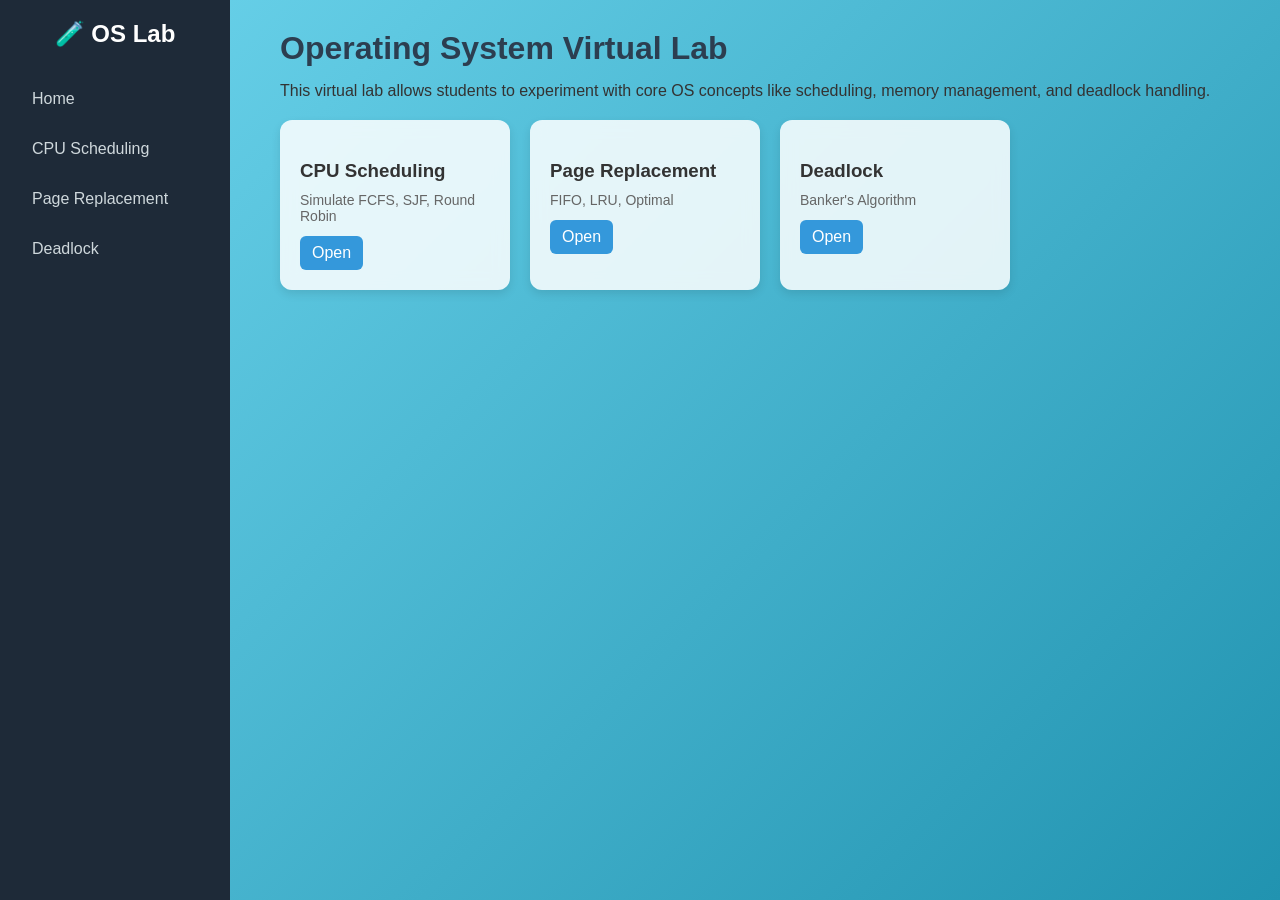
<file: index.html>
<!DOCTYPE html>
<html>
<head>
    <title>Operating System Virtual Lab</title>
    <link rel="stylesheet" href="style.css">
</head>
<body>

<div class="sidebar">
    <h2>🧪 OS Lab</h2>
    <a href="index.html">Home</a>
    <a href="scheduling.html">CPU Scheduling</a>
    <a href="paging.html">Page Replacement</a>
    <a href="deadlock.html">Deadlock</a>
</div>

<div class="content">
    <h1>Operating System Virtual Lab</h1>

    <p>
        This virtual lab allows students to experiment with core OS concepts like scheduling,
        memory management, and deadlock handling.
    </p>

    <div class="cards">
        <div class="card">
            <h3>CPU Scheduling</h3>
            <p>Simulate FCFS, SJF, Round Robin</p>
            <a href="scheduling.html">Open</a>
        </div>

        <div class="card">
            <h3>Page Replacement</h3>
            <p>FIFO, LRU, Optimal</p>
            <a href="paging.html">Open</a>
        </div>

        <div class="card">
            <h3>Deadlock</h3>
            <p>Banker's Algorithm</p>
            <a href="deadlock.html">Open</a>
        </div>
    </div>
</div>

</body>
</html>
</file>
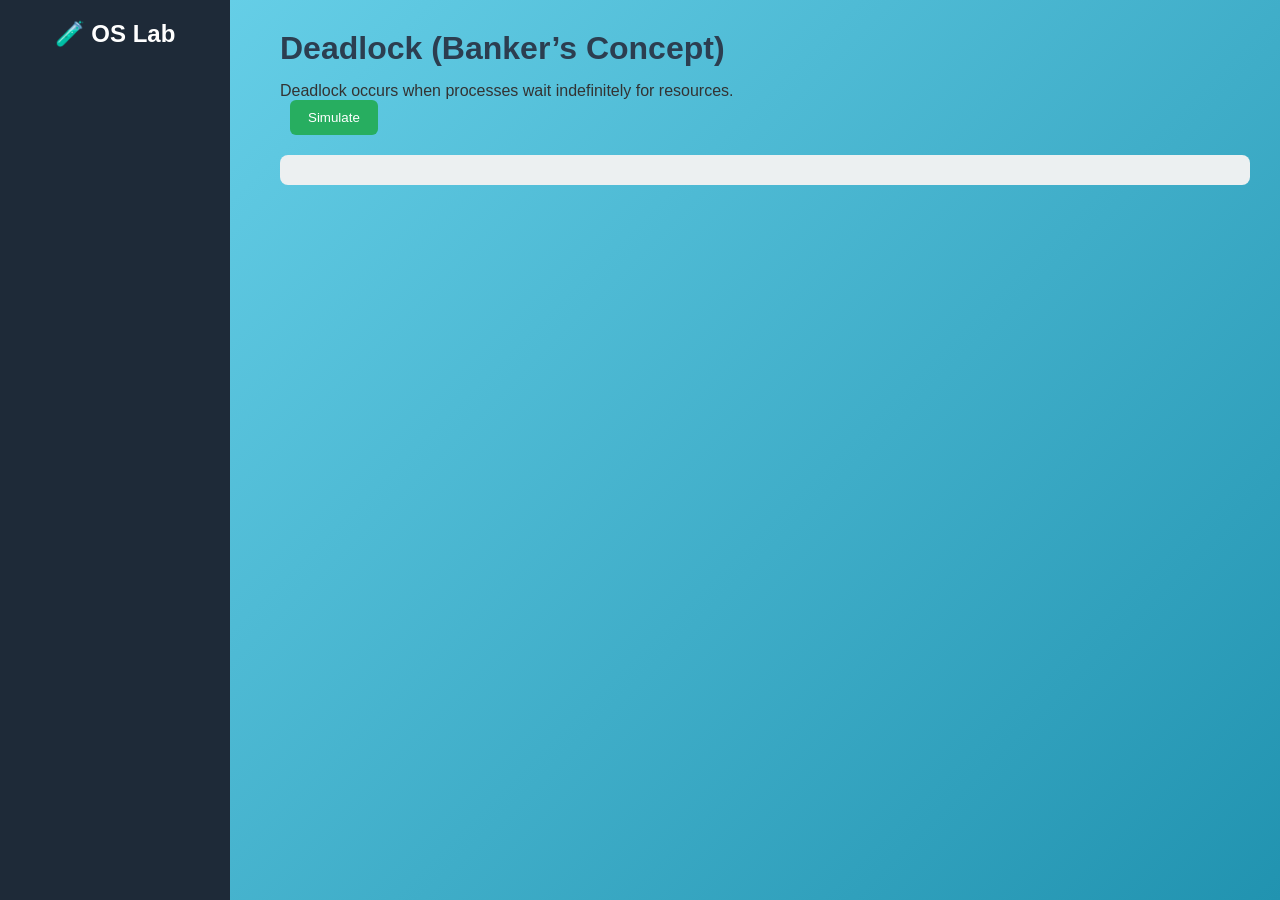
<file: deadlock.html>
<!DOCTYPE html>
<html>
<head>
    <title>Deadlock</title>
    <link rel="stylesheet" href="style.css">
</head>
<body>

<div class="sidebar">
    <h2>🧪 OS Lab</h2>
</div>

<div class="content">
    <h1>Deadlock (Banker’s Concept)</h1>

    <p>
        Deadlock occurs when processes wait indefinitely for resources.
    </p>

    <button onclick="deadlock()">Simulate</button>

    <div id="output"></div>
</div>

<script src="script.js"></script>
</body>
</html>
</file>
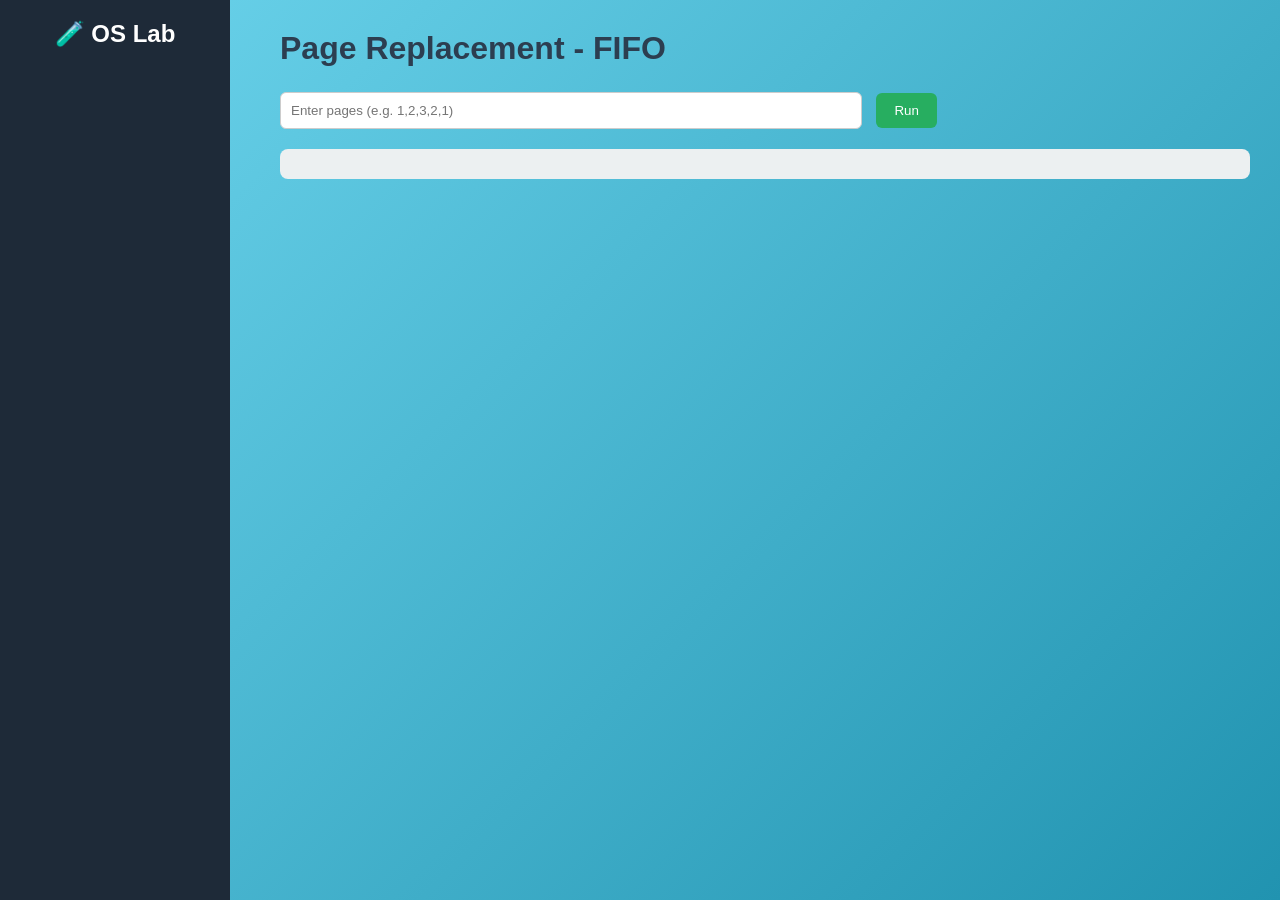
<file: paging.html>
<!DOCTYPE html>
<html>
<head>
    <title>Page Replacement</title>
    <link rel="stylesheet" href="style.css">
</head>
<body>

<div class="sidebar">
    <h2>🧪 OS Lab</h2>
</div>

<div class="content">
    <h1>Page Replacement - FIFO</h1>

    <input id="pages" placeholder="Enter pages (e.g. 1,2,3,2,1)">
    <button onclick="fifo()">Run</button>

    <div id="output"></div>
</div>

<script src="script.js"></script>
</body>
</html>
</file>
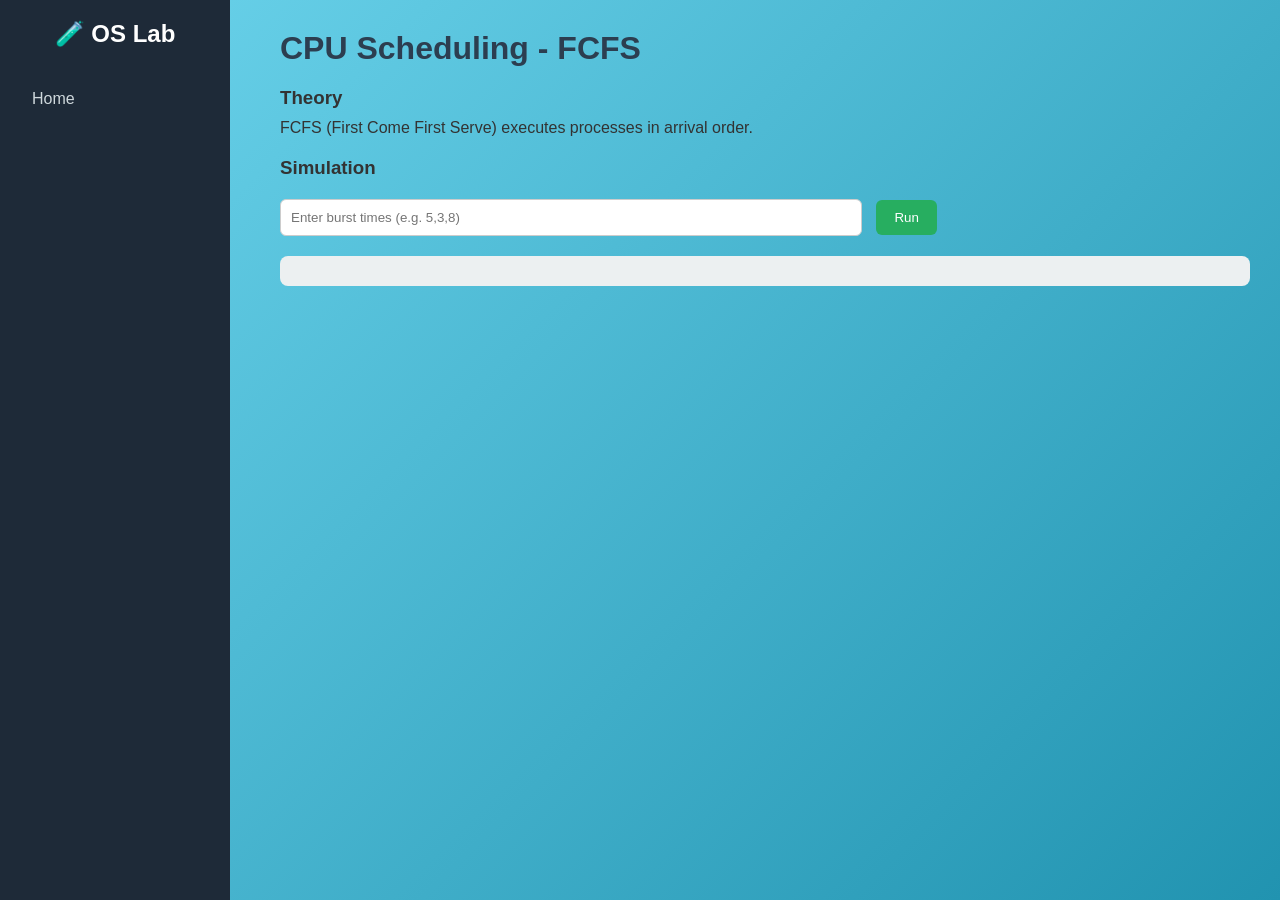
<file: scheduling.html>
<!DOCTYPE html>
<html>
<head>
    <title>CPU Scheduling</title>
    <link rel="stylesheet" href="style.css">
</head>
<body>

<div class="sidebar">
    <h2>🧪 OS Lab</h2>
    <a href="index.html">Home</a>
</div>

<div class="content">
    <h1>CPU Scheduling - FCFS</h1>

    <h3>Theory</h3>
    <p>
        FCFS (First Come First Serve) executes processes in arrival order.
    </p>

    <h3>Simulation</h3>

    <input id="burst" placeholder="Enter burst times (e.g. 5,3,8)">
    <button onclick="fcfs()">Run</button>

    <div id="output"></div>
</div>

<script src="script.js"></script>
</body>
</html>
</file>
<file: style.css>
/* Reset */
* {
    margin: 0;
    padding: 0;
    box-sizing: border-box;
}

/* Body */
body {
    font-family: "Segoe UI", Arial, sans-serif;
    background: linear-gradient(135deg, #6dd5ed, #2193b0);
    color: #333;
    min-height: 100vh;
}

@keyframes gradientMove {
    0% { background-position: 0% 50%; }
    50% { background-position: 100% 50%; }
    100% { background-position: 0% 50%; }
}

/* Sidebar */
.sidebar {
    width: 230px;
    height: 100vh;
    background: #1e2a38;
    position: fixed;
    top: 0;
    left: 0;
    padding: 20px;
}

.sidebar h2 {
    color: #fff;
    text-align: center;
    margin-bottom: 30px;
}

.sidebar a {
    display: block;
    color: #cfd8dc;
    padding: 12px;
    text-decoration: none;
    border-radius: 6px;
    margin-bottom: 8px;
    transition: 0.3s;
}

.sidebar a:hover {
    background: #2f3e4e;
    color: #fff;
}

/* Content Area */
.content {
    margin-left: 250px;
    padding: 30px;
}

/* Headings */
h1 {
    margin-bottom: 15px;
    color: #2c3e50;
}

h3 {
    margin-top: 20px;
    margin-bottom: 10px;
}

/* Cards (Home Page) */
.cards {
    display: flex;
    gap: 20px;
    margin-top: 20px;
    flex-wrap: wrap;
}

.card {
    background: #ffffff;
    padding: 20px;
    border-radius: 12px;
    width: 230px;
    box-shadow: 0 4px 10px rgba(0,0,0,0.1);
    transition: 0.3s;
}

.card:hover {
    transform: translateY(-5px);
}

.card h3 {
    margin-bottom: 10px;
}

.card p {
    font-size: 14px;
    color: #666;
}

.card a {
    display: inline-block;
    margin-top: 12px;
    padding: 8px 12px;
    background: #3498db;
    color: white;
    border-radius: 6px;
    text-decoration: none;
}

.card a:hover {
    background: #2980b9;
}

/* Inputs */
input {
    padding: 10px;
    width: 60%;
    border: 1px solid #ccc;
    border-radius: 6px;
    margin-top: 10px;
}

/* Buttons */
button {
    padding: 10px 18px;
    background: #27ae60;
    color: white;
    border: none;
    border-radius: 6px;
    cursor: pointer;
    margin-left: 10px;
    transition: 0.3s;
}

button:hover {
    background: #219150;
}

/* Output Box */
#output {
    margin-top: 20px;
    padding: 15px;
    background: #ecf0f1;
    border-radius: 8px;
    font-weight: bold;
}

/* Section Box (for theory/simulation separation) */
.section {
    background: white;
    padding: 20px;
    border-radius: 10px;
    margin-top: 20px;
    box-shadow: 0 2px 6px rgba(0,0,0,0.1);
}

/* Table Styling (for future features) */
table {
    width: 100%;
    border-collapse: collapse;
    margin-top: 15px;
}

table, th, td {
    border: 1px solid #ddd;
}

th, td {
    padding: 10px;
    text-align: center;
}

th {
    background: #3498db;
    color: white;
}

/* Responsive */
@media (max-width: 768px) {
    .sidebar {
        width: 180px;
    }

    .content {
        margin-left: 190px;
        padding: 15px;
    }

    .cards {
        flex-direction: column;
    }

    input {
        width: 100%;
        margin-bottom: 10px;
    }

    button {
        width: 100%;
        margin-left: 0;
    }
}

.card, .section {
    background: rgba(255, 255, 255, 0.85);
    backdrop-filter: blur(8px);
}
</file>
